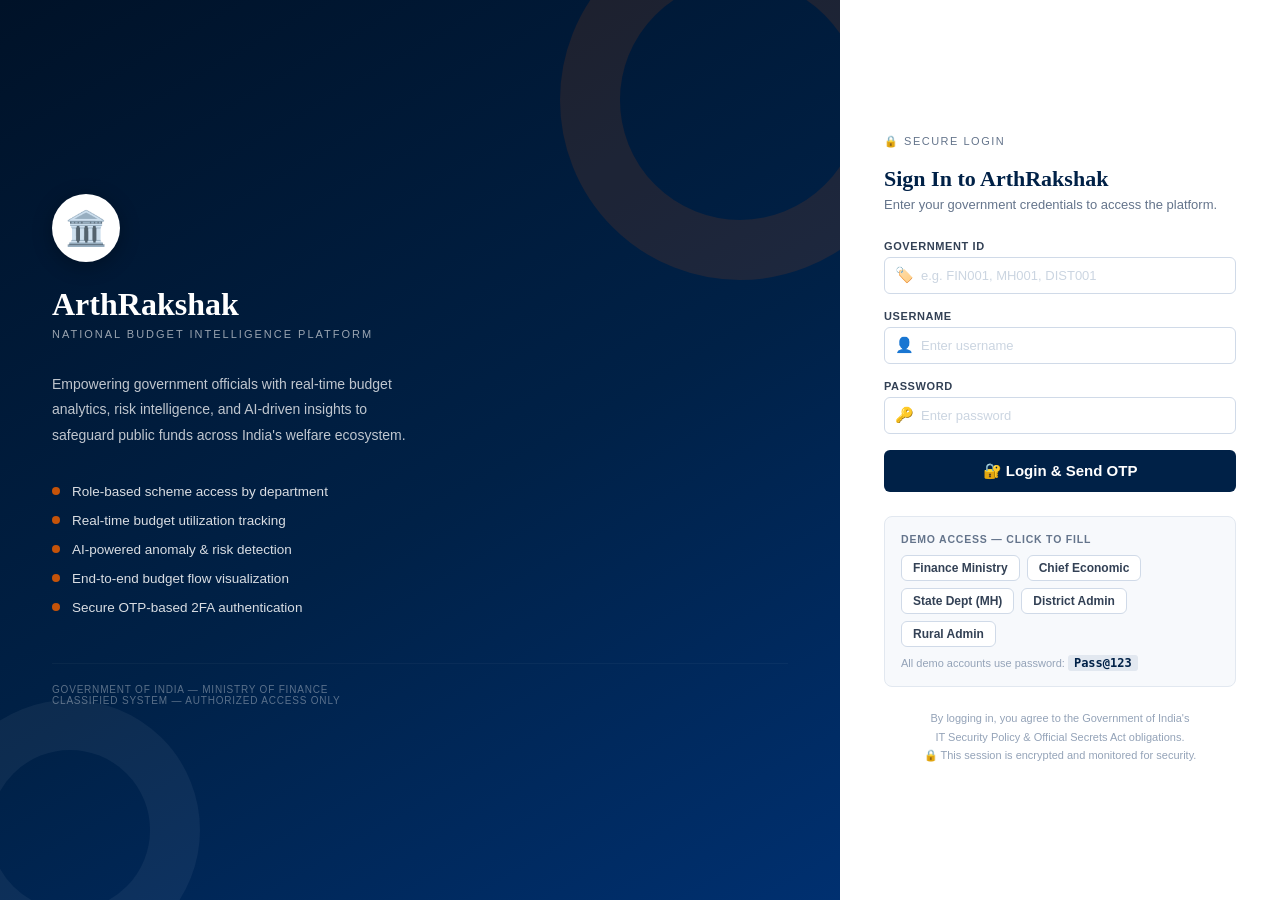
<file: frontend/index.html>
<!DOCTYPE html>
<html lang="en">
<head>
<meta charset="UTF-8">
<meta name="viewport" content="width=device-width,initial-scale=1.0">
<title>ArthRakshak — Portal Home</title>
<style>
*,*::before,*::after{box-sizing:border-box;margin:0;padding:0}
body{font-family:-apple-system,BlinkMacSystemFont,'Segoe UI',Arial,sans-serif;background:#f7f9fc;color:#0f172a;font-size:14px}
a{text-decoration:none;color:inherit}
.topbar{background:#002147;color:#fff;display:flex;align-items:center;justify-content:space-between;padding:0 20px;height:58px;position:fixed;top:0;left:0;right:0;z-index:1000;border-bottom:3px solid #e85d00;box-shadow:0 2px 14px rgba(0,0,0,.3)}
.tb-brand{display:flex;align-items:center;gap:10px}
.tb-logo{width:34px;height:34px;background:#fff;border-radius:50%;display:flex;align-items:center;justify-content:center;font-size:17px;flex-shrink:0}
.tb-title{font-family:Georgia,serif;font-size:16px;font-weight:700;color:#fff;line-height:1.2}
.tb-title small{display:block;font-family:inherit;font-size:9px;font-weight:400;opacity:.6;letter-spacing:1.5px;text-transform:uppercase}
.tb-nav{display:flex;gap:2px}
.tb-nav a{color:rgba(255,255,255,.75);font-size:12px;padding:6px 9px;border-radius:5px;transition:.15s;display:flex;align-items:center;gap:4px;white-space:nowrap}
.tb-nav a:hover,.tb-nav a.act{background:rgba(255,255,255,.14);color:#fff}
.tb-right{display:flex;align-items:center;gap:10px}
.tb-user{display:flex;align-items:center;gap:8px}
.avatar{width:30px;height:30px;background:#e85d00;border-radius:50%;display:flex;align-items:center;justify-content:center;font-weight:700;font-size:13px;color:#fff;flex-shrink:0}
.uinfo{text-align:right}.uname{font-size:12px;font-weight:600;color:#fff}.udept{font-size:10px;opacity:.6;color:#fff}
.notif{position:relative;background:none;border:none;color:rgba(255,255,255,.8);font-size:17px;cursor:pointer;padding:4px}
.nbadge{position:absolute;top:0;right:0;width:14px;height:14px;background:#e85d00;border-radius:50%;font-size:9px;font-weight:700;color:#fff;display:flex;align-items:center;justify-content:center}
.btn-logout{padding:5px 12px;background:rgba(255,255,255,.12);color:#fff;border:1px solid rgba(255,255,255,.2);border-radius:5px;font-size:12px;font-weight:600;cursor:pointer;transition:.15s;font-family:inherit}
.btn-logout:hover{background:rgba(255,255,255,.22)}
.sidebar{width:210px;background:#001530;position:fixed;top:58px;left:0;bottom:0;overflow-y:auto;z-index:900;padding:12px 0}
.sb-sec{padding:9px 16px 3px;font-size:9.5px;font-weight:700;letter-spacing:1.6px;text-transform:uppercase;color:rgba(255,255,255,.28)}
.sidebar a{display:flex;align-items:center;gap:9px;padding:9px 16px;color:rgba(255,255,255,.62);font-size:13px;transition:.15s;border-left:3px solid transparent}
.sidebar a:hover{background:rgba(255,255,255,.07);color:#fff;border-left-color:rgba(232,93,0,.5)}
.sidebar a.act{background:rgba(255,255,255,.11);color:#fff;border-left-color:#e85d00}
.main{margin-left:210px;margin-top:58px;padding:28px 32px;min-height:calc(100vh - 58px)}
.ph h1{font-family:Georgia,serif;font-size:20px;font-weight:700;color:#002147;margin-bottom:4px}
.ph p{font-size:13px;color:#64748b;margin-bottom:24px}
.grid{display:grid;grid-template-columns:repeat(auto-fit,minmax(250px,1fr));gap:18px}
.mod-card{background:#fff;border:1px solid #d0dae8;border-radius:10px;padding:24px;cursor:pointer;transition:all .2s;box-shadow:0 1px 4px rgba(0,33,71,.08);display:block}
.mod-card:hover{transform:translateY(-3px);box-shadow:0 8px 24px rgba(0,33,71,.14);border-color:#003580}
.mod-card.featured{border:2px solid #e85d00}
.mod-card.featured:hover{box-shadow:0 8px 24px rgba(232,93,0,.2)}
.mod-icon{font-size:38px;margin-bottom:12px}
.mod-title{font-family:Georgia,serif;font-size:16px;font-weight:700;color:#002147;margin-bottom:6px;display:flex;align-items:center;gap:8px}
.mod-desc{font-size:12.5px;color:#64748b;line-height:1.6}
.new-tag{font-size:10px;background:#fff0e6;color:#e85d00;padding:2px 7px;border-radius:10px;font-weight:700}
.welcome-bar{background:#002147;color:#fff;padding:16px 20px;border-radius:10px;margin-bottom:24px;display:flex;align-items:center;justify-content:space-between}
.wb-text h2{font-family:Georgia,serif;font-size:17px;margin-bottom:3px}
.wb-text p{font-size:12px;opacity:.7}
.wb-badge{background:rgba(255,255,255,.12);padding:8px 14px;border-radius:6px;font-size:12px;font-weight:600;border:1px solid rgba(255,255,255,.2)}
@media(max-width:1100px){.tb-nav{display:none}}
@media(max-width:900px){.sidebar{display:none}.main{margin-left:0}}
@media(max-width:600px){.main{padding:14px}}
</style>
</head>
<body>
<header class="topbar">
  <div class="tb-brand">
    <div class="tb-logo">🏛️</div>
    <div class="tb-title">ArthRakshak<small>National Budget Intelligence Platform</small></div>
  </div>
  <nav class="tb-nav">
    <a href="index.html" class="act">🏠 Home</a>
    <a href="dashboard.html">📊 Dashboard</a>
    <a href="budget-flow.html">💸 Flow</a>
    <a href="risk-score.html">🛡️ Risk</a>
    <a href="anomaly.html">⚠️ Anomalies</a>
    <a href="reports.html">📄 Reports</a>
    <a href="simulator.html">🔬 Simulator</a>
    <a href="assistant.html">🤖 AI</a>
  </nav>
  <div class="tb-right">
    <button class="notif">🔔<span class="nbadge">3</span></button>
    <div class="tb-user">
      <div class="uinfo"><div class="uname" id="u-name">—</div><div class="udept" id="u-dept">—</div></div>
      <div class="avatar" id="u-avatar">?</div>
    </div>
    <button class="btn-logout" onclick="logout()">🚪 Logout</button>
  </div>
</header>
<aside class="sidebar">
  <div class="sb-sec">Main</div>
  <a href="index.html" class="act">🏠 Portal Home</a>
  <a href="dashboard.html">📊 Dashboard</a>
  <a href="budget-flow.html">💸 Budget Flow</a>
  <div class="sb-sec">Intelligence</div>
  <a href="risk-score.html">🛡️ Risk Scores</a>
  <a href="anomaly.html">⚠️ Anomalies</a>
  <a href="reports.html">📄 Reports</a>
  <div class="sb-sec">Tools</div>
  <a href="simulator.html">🔬 Simulator</a>
  <a href="assistant.html">🤖 AI Assistant</a>
</aside>
<main class="main">
  <div class="welcome-bar">
    <div class="wb-text"><h2 id="wb-greet">Welcome back!</h2><p id="wb-sub">Loading department info...</p></div>
    <div class="wb-badge" id="wb-badge">—</div>
  </div>
  <div class="ph"><h1>Portal Modules</h1><p>Select a module to begin your budget intelligence workflow.</p></div>
  <div class="grid">
    <a href="dashboard.html" class="mod-card"><div class="mod-icon">📊</div><div class="mod-title">Dashboard</div><div class="mod-desc">View all accessible schemes, budget utilization metrics, and department KPIs.</div></a>
    <a href="budget-flow.html" class="mod-card"><div class="mod-icon">💸</div><div class="mod-title">Budget Flow</div><div class="mod-desc">Visualize the complete money trail from Union Budget to end beneficiaries.</div></a>
    <a href="risk-score.html" class="mod-card"><div class="mod-icon">🛡️</div><div class="mod-title">Risk Scores</div><div class="mod-desc">AI-computed corruption and misutilization risk scores across all schemes.</div></a>
    <a href="anomaly.html" class="mod-card"><div class="mod-icon">⚠️</div><div class="mod-title">Anomaly Detection</div><div class="mod-desc">Automatically flagged irregularities in fund allocation and disbursement patterns.</div></a>
    <a href="reports.html" class="mod-card"><div class="mod-icon">📄</div><div class="mod-title">Reports</div><div class="mod-desc">Download official reports, audit summaries, and compliance documents.</div></a>
    <a href="simulator.html" class="mod-card"><div class="mod-icon">🔬</div><div class="mod-title">Budget Simulator</div><div class="mod-desc">Simulate budget reallocation scenarios and model impact on outcomes.</div></a>
    <a href="assistant.html" class="mod-card featured"><div class="mod-icon">🤖</div><div class="mod-title">AI Assistant <span class="new-tag">NEW</span></div><div class="mod-desc">Ask questions about schemes, budgets, risks and get intelligent recommendations.</div></a>
  </div>
</main>
<script src="data.js"></script>
<script>
const user=getUser();
if(!user)window.location.href='login.html';
setTopbar(user);
const schemes=getSchemes(user);
document.getElementById('wb-greet').textContent='Welcome back, '+user.name+'!';
document.getElementById('wb-sub').textContent=user.dept+' — '+levelLabel(user)+' — '+schemes.length+' schemes accessible';
document.getElementById('wb-badge').textContent='🔒 Secure Session';
</script>
</body>
</html>
</file>
